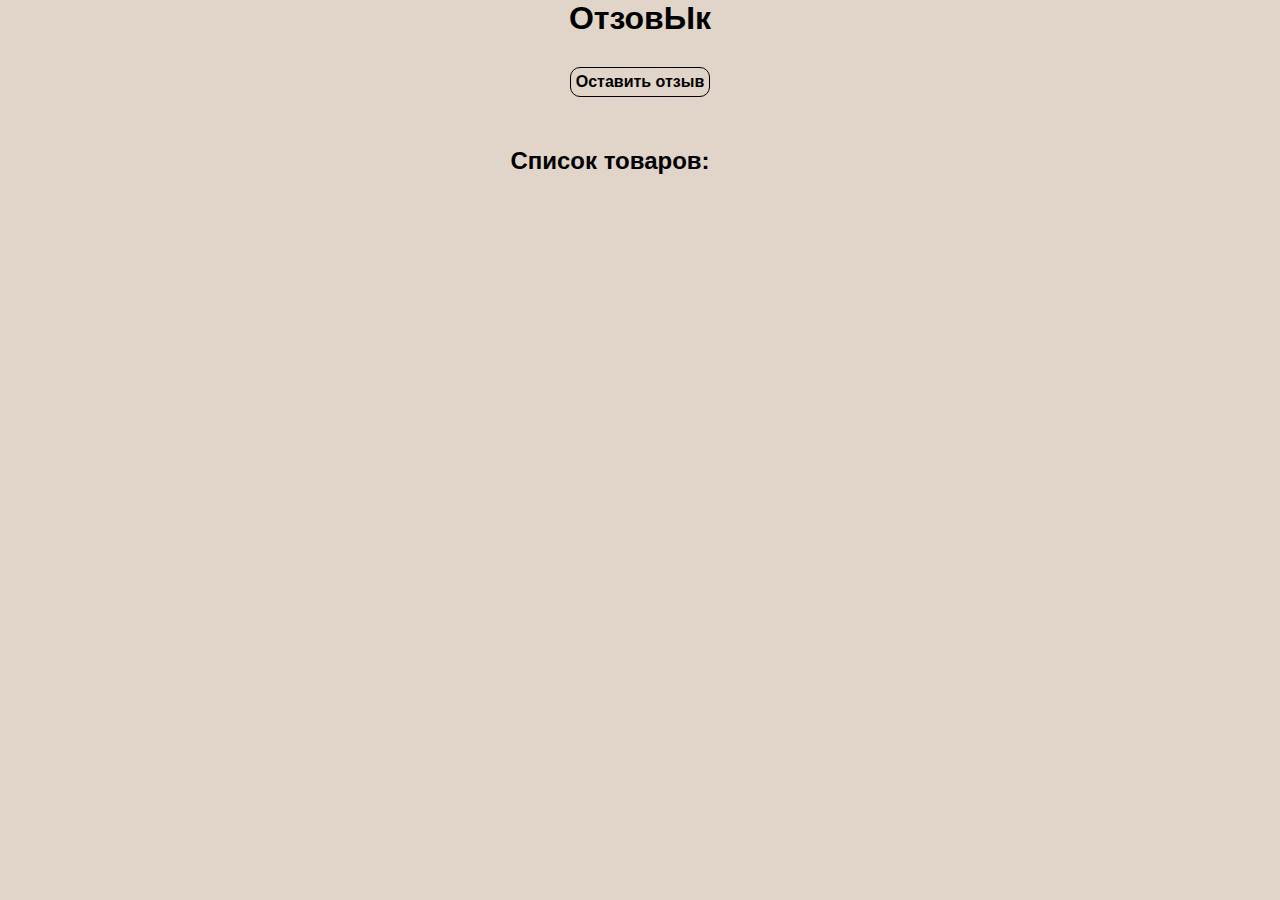
<file: JS_pro_3/index.html>
<!doctype html>
<html lang="en">
<head>
    <meta charset="UTF-8">
    <meta name="viewport"
          content="width=device-width, user-scalable=no, initial-scale=1.0, maximum-scale=1.0, minimum-scale=1.0">
    <meta http-equiv="X-UA-Compatible" content="ie=edge">
    <link rel="stylesheet" href="style.css">
    <script src="script.js" defer type="module"></script>
    <title>Homework3</title>
</head>
<body>
<div class="header container">
    <h1>ОтзовЫк</h1>
    <button class="add_review btn">Оставить отзыв</button>
</div>
<div class="main container">
    <div>
        <h2>Список товаров:</h2>
        <ul class="list_product"></ul>
    </div>
    <div>
        <h2 class="product_name"></h2>
        <ul class="list_review"></ul>
    </div>
</div>
</body>
</html>
</file>
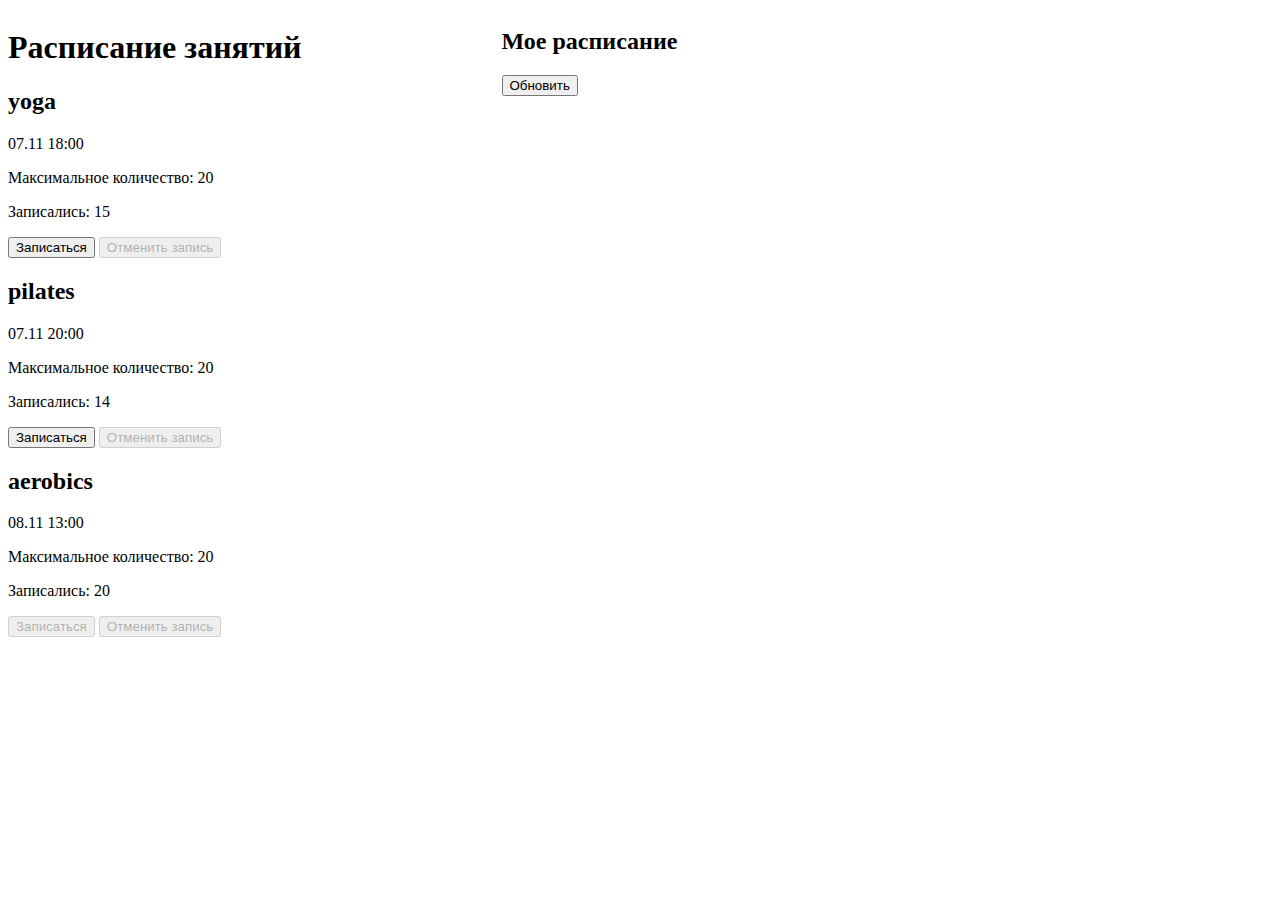
<file: JS_pro_API_1/index.html>
<!doctype html>
<html lang="en">
<head>
    <meta charset="UTF-8">
    <meta name="viewport"
          content="width=device-width, user-scalable=no, initial-scale=1.0, maximum-scale=1.0, minimum-scale=1.0">
    <meta http-equiv="X-UA-Compatible" content="ie=edge">
    <title>Document</title>
    <script src="index.js" defer></script>
    <style>
        .flex {
            display: flex;
            gap: 200px;
        }
    </style>
</head>
<body>
<div class="flex">
    <div>
        <h1>Расписание занятий</h1>
        <div class="classes"></div>
    </div>
    <div>
        <h2>Мое расписание</h2>
        <button class="update">Обновить</button>
        <div class="userSchedule"></div>
    </div>
</div>
</body>
</html>
</file>
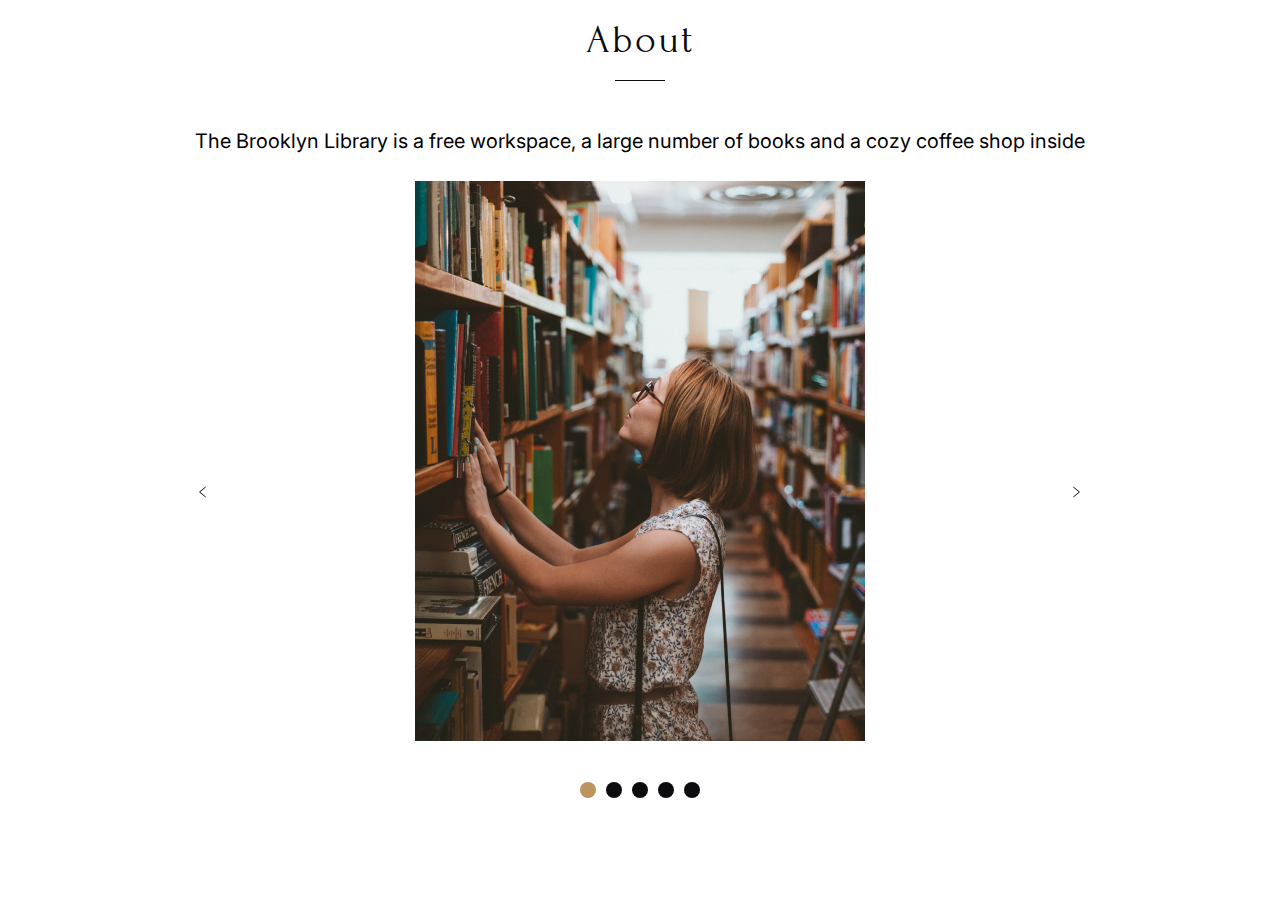
<file: JS_proApi_2/index.html>
<!doctype html>
<html lang="en">
<head>
    <meta charset="UTF-8">
    <meta name="viewport"
          content="width=device-width, user-scalable=no, initial-scale=1.0, maximum-scale=1.0, minimum-scale=1.0">
    <meta http-equiv="X-UA-Compatible" content="ie=edge">
    <title>Document</title>
    <link rel="stylesheet" href="style.css">
    <link rel="preconnect" href="https://fonts.googleapis.com">
    <link rel="preconnect" href="https://fonts.gstatic.com" crossorigin>
    <link href="https://fonts.googleapis.com/css2?family=Forum&family=Inter:wght@400;700&display=swap" rel="stylesheet">
    <script src="script.js" defer></script>
</head>
<body>
<section id="about" class="about container">
    <div class="subtitle-box">
        <h2 class="subtitle">About</h2>
    </div>
    <p class="about__text">The Brooklyn Library is a free workspace, a large number of books and a cozy coffee shop inside</p>
    <div class="corausel-box">
        <div class=" carret carret-left inactiv">
            <img src="./img/icons/Carret_Left.svg" alt="carret left icon">
        </div>
        <div class="corausel-pagination-box">
            <div class="corausel">
                <div class="image-box">
                    <div class="carousel__elem carousel__elem1"><img src="./img/carousel/image_1.jpg" alt="woman in the library"></div>
                    <div class="carousel__elem carousel__elem2"><img src="./img/carousel/image_2.jpg" alt="plaster busts"></div>
                    <div class="carousel__elem carousel__elem3"><img src="./img/carousel/image_3.jpg" alt="library booksshelf"></div>
                    <div class="carousel__elem carousel__elem4"><img src="./img/carousel/image_4.jpg" alt="library booksshelf"></div>
                    <div class="carousel__elem carousel__elem5"><img src="./img/carousel/image_5.jpg" alt="library booksshelf"></div>
                </div>
            </div>
            <div class="pagination">
                <div class="pagination__elem-box carousel_btn1 disabled"><div class="pagination__elem activ"></div></div>
                <div class="pagination__elem-box carousel_btn2"><div class="pagination__elem"></div></div>
                <div class="pagination__elem-box carousel_btn3"><div class="pagination__elem"></div></div>
                <div class="pagination__elem-box carousel_btn4"><div class="pagination__elem"></div></div>
                <div class="pagination__elem-box carousel_btn5"><div class="pagination__elem"></div></div>
            </div>
        </div>
        <div class=" carret carret-right">
            <img src="./img/icons/Carret_Right.svg" alt="carret right icon">
        </div>
    </div>
</section>
</body>
</html>
</file>
<file: JS_pro_3/style.css>
* {
    margin: 0;
    padding: 0;
    box-sizing: border-box;
}
body {
    background-color: #E1D4C9;
    font-family: "Inter", sans-serif;
    font-style: normal;
}
.container {
    max-width: 1140px;
    margin: 0 auto;
    padding: 0 40px;
}
.header {
    display: flex;
    flex-direction: column;
    gap: 30px;
    align-items: center;

}
.main {
    padding: 50px;
    display: flex;
    justify-content: center;
    gap: 60px;
}
/*modal*/
.modal_bg.open {
    opacity: 1;
    pointer-events: all;
    transition: 0.5s all;
}
.modal_bg {
    position: fixed;
    z-index: 5;
    top: 0;
    left: 0;
    width: 100%;
    height: 100vh;
    background: rgba(0, 0, 0, 0.7);
    opacity: 0;
    pointer-events: none;
    transition: 0.5s all;
}
.modal.open {
    position: fixed;
    opacity: 1;
    transform: translate(-50%, -50%) scale(1);
    z-index: 3;
    pointer-events: all;
    transition: 0.5s all;
}
.modal {
    display: flex;
    flex-direction: column;
    justify-content: center;
    align-items: center;
    gap: 20px;
    padding: 50px;
    width: 500px;
    height: 300px;
    border-radius: 40px;
    color: #403F3D;
}
.modal {
    background-color: #FFFEFE;
    position: absolute;
    opacity: 0;
    top: 50%;
    left: 50%;
    transform: translate(-50%, -50%) scale(0);
    transition: 0.5s all;
}
.modal-btn, .btn {
    background-color: #E1D4C9;
    font-size: 16px;
    border-radius: 10px;
    border: 1px solid black;
    display: flex;
    justify-content: center;
    align-items: center;
    font-weight: bold;
    padding: 5px;
    transition: 0.3s all;
}
.modal-btn:hover, .btn:hover {
    background-color: #909090;
}
.review_product {
    width: 300px;
    height: 200px;
    border: 1px solid black;
    border-radius: 10px;
    font-size: 16px;
    color: #403F3D;
}
.name_product {
    width: 300px;
    height: 70px;
    border: 1px solid black;
    border-radius: 5px;
    font-size: 20px;
    font-weight: bold;
    color: #403F3D;
}
.review_product::placeholder {
    font-size: 20px;
    font-weight: bold;
}
.name_product:focus, .review_product:focus {
    border-width: 2px;
}
.list_product, .list_review {
    display: flex;
    flex-direction: column;
    gap: 30px;
}
.li {
    list-style-type: none;
    font-size: 16px;
    display: flex;
    justify-content: space-between;
    align-items: center;
}
.text {
    width: 300px;
}
</file>
<file: JS_proApi_2/style.css>
* {
    margin: 0;
    padding: 0;
    box-sizing: border-box;
    scroll-behavior: smooth;
}
.container {
    max-width: 1440px;
    margin: 0 auto;
    padding: 0 20px;
}
.about {
    padding-top: 20px;
    padding-bottom: 35px;
}
.subtitle-box {
    text-align: center;
    margin-bottom: 40px;
}
.subtitle {
    color: #0C0C0E;
    font-family: Forum;
    font-size: 40px;
    font-weight: 400;
    line-height: 40px;
    letter-spacing: 2px;
    text-transform: capitalize;
}
.subtitle::after {
    content: '';
    display: block;
    margin: 20px auto 0;
    height: 1px;
    background: #0C0C0E;
    width: 50px;
}
.about__text {
    color: #000;
    text-align: center;
    font-family: Inter;
    font-size: 20px;
    font-weight: 400;
    line-height: 40px;
    margin-bottom: 20px;
}
.corausel-box {
    display: flex;
    justify-content: center;
    align-items: center;
    gap: 200px;
}
.carret {
    display: none;
    width: 24px;
    height: 24px;
    cursor: pointer;
}
.carret.inactiv {
    cursor: auto;
}
.carret.inactiv:hover {
    background-color: rgba(0,0,0,0);
}
.carret:hover {
    background-color: rgba(0,0,0,0.4);
}
.corausel {
    width: 1400px;
    margin-bottom: 35px;
    height: 561px;
    overflow: hidden;
}
.image-box {
    position: relative;
    gap: 25px;
    display: flex;
    height: 560px;
    width: 2350px;
    right: 0px;
    transition: all ease 1s;
}
.pagination {
    display: flex;
    justify-content: center;
}
.pagination__elem-box {
    cursor: pointer;
    border-radius: 50%;
    width: 26px;
    height: 26px;
    padding: 5px;
}
.pagination__elem-box.disabled {
    cursor: auto;
}
.pagination__elem {
    width: 16px;
    height: 16px;
    border-radius: 50%;
    background-color: #0C0C0E;
}
.pagination .pagination__elem-box:nth-child(n + 4) {
    display: none;
}
.pagination__elem.activ, .pagination__elem-box:hover .pagination__elem {
    background-color: #BB945F;
    transition: all 0.3s;
}

@media (max-width: 1420px) {
    .carret {
        display: flex;
    }
    .pagination .pagination__elem-box:nth-child(n + 4) {
        display: block;
    }
    .corausel {
        width: 450px;
    }
}

@media (max-width: 1024px) {
    .corausel-box {
        gap: 58px;
    }
    .corausel {
        margin-bottom: 20px;
    }
}
</file>
